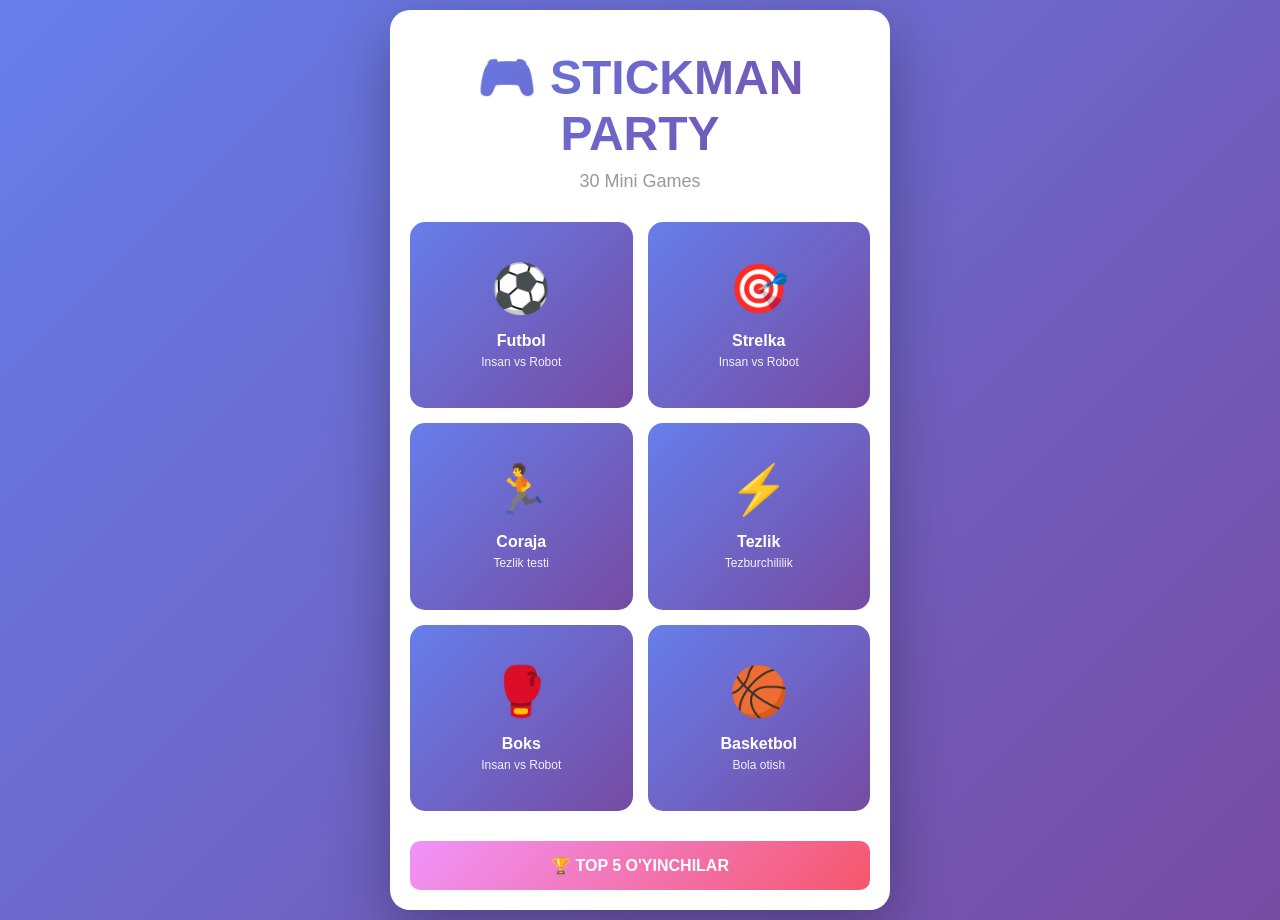
<file: index.html>
<!DOCTYPE html>
<html lang="uz">
<head>
    <meta charset="UTF-8">
    <meta name="viewport" content="width=device-width, initial-scale=1.0">
    <title>Stickman Party - 30 Mini Games</title>
    <link rel="stylesheet" href="styles.css">
</head>
<body>
    <!-- MENU EKRANI -->
    <div id="menuScreen" class="screen active">
        <div class="menu-container">
            <h1 class="game-title">🎮 STICKMAN PARTY</h1>
            <p class="subtitle">30 Mini Games</p>
            
            <div class="games-grid">
                <div class="game-card" onclick="startGame('football')">
                    <div class="game-icon">⚽</div>
                    <h3>Futbol</h3>
                    <p>Insan vs Robot</p>
                </div>

                <div class="game-card" onclick="startGame('archery')">
                    <div class="game-icon">🎯</div>
                    <h3>Strelka</h3>
                    <p>Insan vs Robot</p>
                </div>

                <div class="game-card" onclick="startGame('racing')">
                    <div class="game-icon">🏃</div>
                    <h3>Coraja</h3>
                    <p>Tezlik testi</p>
                </div>

                <div class="game-card" onclick="startGame('speed')">
                    <div class="game-icon">⚡</div>
                    <h3>Tezlik</h3>
                    <p>Tezburchililik</p>
                </div>

                <div class="game-card" onclick="startGame('boxing')">
                    <div class="game-icon">🥊</div>
                    <h3>Boks</h3>
                    <p>Insan vs Robot</p>
                </div>

                <div class="game-card" onclick="startGame('basketball')">
                    <div class="game-icon">🏀</div>
                    <h3>Basketbol</h3>
                    <p>Bola otish</p>
                </div>
            </div>

            <button class="btn-ranking" onclick="showRanking()">🏆 TOP 5 O'YINCHILAR</button>
        </div>
    </div>

    <!-- FUTBOL O'YINI -->
    <div id="footballScreen" class="screen">
        <div class="game-header">
            <button class="btn-back" onclick="backToMenu()">← Orqaga</button>
            <h2>⚽ FUTBOL</h2>
            <button class="btn-pause" onclick="pauseGame()">⏸</button>
        </div>

        <div class="football-game">
            <div class="score-board">
                <div class="player-score">
                    <p class="player-name">SIZNING</p>
                    <p class="score" id="playerScore">0</p>
                </div>
                <div class="vs">VS</div>
                <div class="robot-score">
                    <p class="robot-name">ROBOT</p>
                    <p class="score" id="robotScore">0</p>
                </div>
            </div>

            <canvas id="footballCanvas" width="400" height="500"></canvas>

            <div class="football-controls">
                <button class="control-btn" id="leftBtn" onmousedown="moveLeft(true)" onmouseup="moveLeft(false)" ontouchstart="moveLeft(true)" ontouchend="moveLeft(false)">
                    ◀ CHAP
                </button>
                <button class="control-btn" id="shootBtn" ontouchstart="shoot()" onmousedown="shoot()">
                    🎯 OTISH
                </button>
                <button class="control-btn" id="rightBtn" onmousedown="moveRight(true)" onmouseup="moveRight(false)" ontouchstart="moveRight(true)" ontouchend="moveRight(false)">
                    O'NG ▶
                </button>
            </div>
        </div>
    </div>

    <!-- STRELKA O'YINI -->
    <div id="archeryScreen" class="screen">
        <div class="game-header">
            <button class="btn-back" onclick="backToMenu()">← Orqaga</button>
            <h2>🎯 STRELKA</h2>
            <button class="btn-pause" onclick="pauseGame()">⏸</button>
        </div>

        <div class="archery-game">
            <div class="score-board">
                <div class="player-score">
                    <p class="player-name">SIZNING</p>
                    <p class="score" id="archeryPlayerScore">0</p>
                </div>
                <div class="vs">VS</div>
                <div class="robot-score">
                    <p class="robot-name">ROBOT</p>
                    <p class="score" id="archeryRobotScore">0</p>
                </div>
            </div>

            <canvas id="archeryCanvas" width="400" height="500"></canvas>

            <div class="archery-controls">
                <input type="range" id="powerSlider" min="0" max="100" value="50" class="slider">
                <p class="slider-label">Kuch: <span id="powerValue">50</span>%</p>
                <button class="control-btn btn-large" onclick="shootArrow()">🎯 OTISH</button>
            </div>
        </div>
    </div>

    <!-- RANKING EKRANI -->
    <div id="rankingScreen" class="screen">
        <div class="ranking-container">
            <button class="btn-back" onclick="backToMenu()">← Orqaga</button>
            <h1>🏆 TOP 5 O'YINCHILAR</h1>
            
            <div id="rankingList" class="ranking-list">
            </div>

            <button class="btn-clear" onclick="clearRanking()">🗑 Ma'lumotni Tozalash</button>
        </div>
    </div>

    <!-- GAME OVER DIALOG -->
    <div id="gameOverDialog" class="dialog">
        <div class="dialog-content">
            <h2 id="gameOverTitle">O'YIN TUGADI!</h2>
            <p id="gameOverMessage"></p>
            <button class="btn-confirm" onclick="closeGameOverDialog()">Davom Etish</button>
        </div>
    </div>

    <script src="main.js"></script>
    <script src="ai.js"></script>
    <script src="football.js"></script>
    <script src="archery.js"></script>
    <script src="ranking.js"></script>
</body>
</html>
</file>
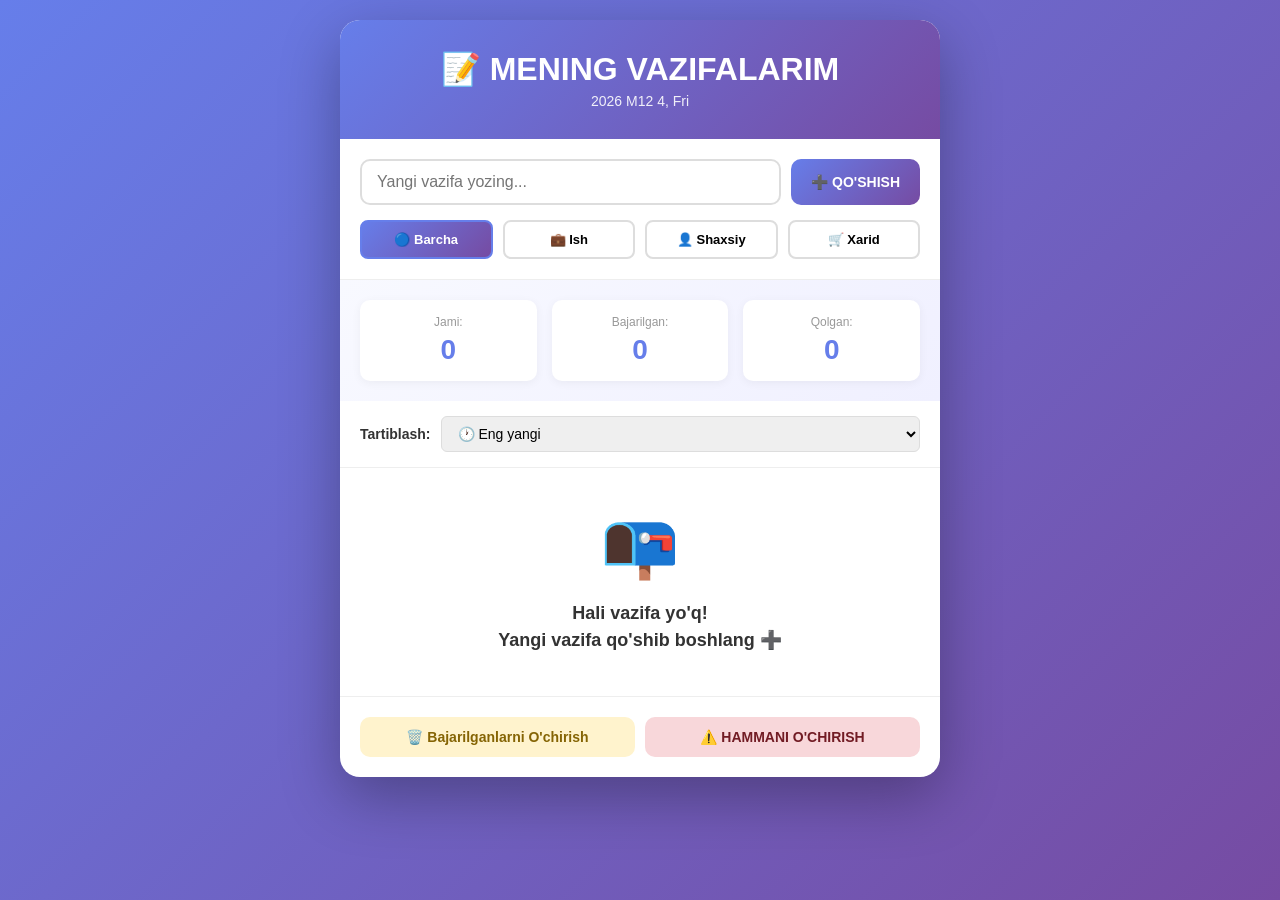
<file: todo.html>
<!DOCTYPE html>
<html lang="uz">
<head>
    <meta charset="UTF-8">
    <meta name="viewport" content="width=device-width, initial-scale=1.0">
    <title>📝 To-Do List - Vazifalar Ro'yxati</title>
    <link rel="stylesheet" href="todo-styles.css">
</head>
<body>
    <div class="container">
        <div class="todo-app">
            <!-- HEADER -->
            <div class="header">
                <h1>📝 MENING VAZIFALARIM</h1>
                <p class="date" id="currentDate"></p>
            </div>

            <!-- INPUT SECTION -->
            <div class="input-section">
                <div class="input-wrapper">
                    <input 
                        type="text" 
                        id="todoInput" 
                        class="todo-input" 
                        placeholder="Yangi vazifa yozing..."
                        autocomplete="off"
                    >
                    <button class="btn-add" onclick="addTodo()">
                        ➕ QO'SHISH
                    </button>
                </div>
                <div class="category-filter">
                    <button class="filter-btn active" onclick="filterCategory('all')">🔵 Barcha</button>
                    <button class="filter-btn" onclick="filterCategory('work')">💼 Ish</button>
                    <button class="filter-btn" onclick="filterCategory('personal')">👤 Shaxsiy</button>
                    <button class="filter-btn" onclick="filterCategory('shopping')">🛒 Xarid</button>
                </div>
            </div>

            <!-- STATS -->
            <div class="stats">
                <div class="stat-box">
                    <span class="stat-label">Jami:</span>
                    <span class="stat-value" id="totalCount">0</span>
                </div>
                <div class="stat-box">
                    <span class="stat-label">Bajarilgan:</span>
                    <span class="stat-value" id="completedCount">0</span>
                </div>
                <div class="stat-box">
                    <span class="stat-label">Qolgan:</span>
                    <span class="stat-value" id="pendingCount">0</span>
                </div>
            </div>

            <!-- SORT OPTIONS -->
            <div class="sort-section">
                <label for="sortSelect">Tartiblash:</label>
                <select id="sortSelect" class="sort-select" onchange="sortTodos()">
                    <option value="newest">🕐 Eng yangi</option>
                    <option value="oldest">📅 Eng eski</option>
                    <option value="completed">✅ Bajarilgan birinchi</option>
                    <option value="pending">⏳ Bajarilmagan birinchi</option>
                </select>
            </div>

            <!-- TODO LIST -->
            <div class="todo-list" id="todoList">
                <!-- Vazifalar shu yerda ko'rsatiladi -->
            </div>

            <!-- EMPTY STATE -->
            <div class="empty-state" id="emptyState">
                <div class="empty-icon">📭</div>
                <p>Hali vazifa yo'q!</p>
                <p class="empty-subtext">Yangi vazifa qo'shib boshlang ➕</p>
            </div>

            <!-- ACTION BUTTONS -->
            <div class="action-buttons">
                <button class="btn-action btn-clear" onclick="clearCompleted()">
                    🗑️ Bajarilganlarni O'chirish
                </button>
                <button class="btn-action btn-delete-all" onclick="deleteAll()">
                    ⚠️ HAMMANI O'CHIRISH
                </button>
            </div>
        </div>
    </div>

    <script src="todo.js"></script>
</body>
</html>
</file>
<file: styles.css>
* {
    margin: 0;
    padding: 0;
    box-sizing: border-box;
}

:root {
    --primary: #FF6B6B;
    --secondary: #4ECDC4;
    --dark: #2D3436;
    --light: #F0F0F0;
}

body {
    font-family: 'Arial', sans-serif;
    background: linear-gradient(135deg, #667eea 0%, #764ba2 100%);
    min-height: 100vh;
    display: flex;
    justify-content: center;
    align-items: center;
    padding: 10px;
}

.screen {
    display: none;
    width: 100%;
    max-width: 500px;
    height: 100vh;
    background: white;
    border-radius: 20px;
    box-shadow: 0 20px 60px rgba(0,0,0,0.3);
    overflow: hidden;
    animation: slideIn 0.3s ease;
}

.screen.active {
    display: flex;
    flex-direction: column;
}

@keyframes slideIn {
    from { opacity: 0; transform: translateY(20px); }
    to { opacity: 1; transform: translateY(0); }
}

.menu-container {
    flex: 1;
    padding: 20px;
    overflow-y: auto;
    display: flex;
    flex-direction: column;
}

.game-title {
    font-size: 48px;
    font-weight: bold;
    text-align: center;
    margin: 20px 0 10px;
    background: linear-gradient(135deg, #667eea 0%, #764ba2 100%);
    -webkit-background-clip: text;
    -webkit-text-fill-color: transparent;
    background-clip: text;
}

.subtitle {
    text-align: center;
    font-size: 18px;
    color: #999;
    margin-bottom: 30px;
}

.games-grid {
    display: grid;
    grid-template-columns: 1fr 1fr;
    gap: 15px;
    margin-bottom: 30px;
    flex: 1;
}

.game-card {
    background: linear-gradient(135deg, #667eea 0%, #764ba2 100%);
    border-radius: 15px;
    padding: 20px;
    text-align: center;
    cursor: pointer;
    transition: transform 0.2s;
    color: white;
    min-height: 140px;
    display: flex;
    flex-direction: column;
    justify-content: center;
}

.game-card:active {
    transform: scale(0.95);
}

.game-icon {
    font-size: 48px;
    margin-bottom: 10px;
}

.game-card h3 {
    font-size: 16px;
    margin: 5px 0;
}

.game-card p {
    font-size: 12px;
    opacity: 0.9;
}

.btn-ranking {
    background: linear-gradient(135deg, #f093fb 0%, #f5576c 100%);
    color: white;
    border: none;
    padding: 15px 30px;
    font-size: 16px;
    font-weight: bold;
    border-radius: 10px;
    cursor: pointer;
    width: 100%;
}

.game-header {
    display: flex;
    justify-content: space-between;
    align-items: center;
    padding: 15px;
    background: linear-gradient(135deg, #667eea 0%, #764ba2 100%);
    color: white;
    font-size: 24px;
    font-weight: bold;
}

.btn-back, .btn-pause {
    background: rgba(255,255,255,0.2);
    color: white;
    border: none;
    padding: 10px 15px;
    border-radius: 8px;
    font-size: 16px;
    cursor: pointer;
}

.football-game, .archery-game {
    flex: 1;
    display: flex;
    flex-direction: column;
    padding: 10px;
    overflow: hidden;
}

.score-board {
    display: flex;
    justify-content: space-around;
    align-items: center;
    margin: 10px 0;
    background: linear-gradient(135deg, #667eea 0%, #764ba2 100%);
    padding: 15px;
    border-radius: 10px;
    color: white;
}

.player-score, .robot-score {
    text-align: center;
}

.score {
    font-size: 36px;
    font-weight: bold;
}

canvas {
    flex: 1;
    border: 2px solid #ddd;
    border-radius: 10px;
    background: #87CEEB;
    margin: 10px 0;
}

.football-controls, .archery-controls {
    display: flex;
    gap: 10px;
    justify-content: center;
    align-items: center;
    padding: 15px;
    flex-wrap: wrap;
}

.control-btn {
    background: linear-gradient(135deg, #667eea 0%, #764ba2 100%);
    color: white;
    border: none;
    padding: 12px 20px;
    border-radius: 10px;
    font-size: 14px;
    font-weight: bold;
    cursor: pointer;
}

.control-btn:active {
    transform: scale(0.95);
}

.btn-large {
    padding: 15px 40px;
    font-size: 18px;
    flex: 1;
}

.slider {
    width: 100%;
    height: 8px;
    border-radius: 5px;
    background: #ddd;
    outline: none;
}

.slider-label {
    text-align: center;
    font-weight: bold;
}

.ranking-container {
    padding: 20px;
    display: flex;
    flex-direction: column;
    gap: 15px;
    overflow-y: auto;
    flex: 1;
}

.ranking-list {
    display: flex;
    flex-direction: column;
    gap: 10px;
}

.ranking-item {
    display: flex;
    align-items: center;
    background: linear-gradient(135deg, #667eea 0%, #764ba2 100%);
    padding: 15px;
    border-radius: 10px;
    color: white;
}

.ranking-position {
    font-size: 28px;
    font-weight: bold;
    width: 50px;
    text-align: center;
}

.ranking-info {
    flex: 1;
    margin-left: 15px;
}

.btn-clear {
    background: #FF6B6B;
    color: white;
    border: none;
    padding: 12px 20px;
    border-radius: 10px;
    width: 100%;
    cursor: pointer;
}

.dialog {
    display: none;
    position: fixed;
    top: 0;
    left: 0;
    right: 0;
    bottom: 0;
    background: rgba(0,0,0,0.7);
    justify-content: center;
    align-items: center;
    z-index: 1000;
}

.dialog.active {
    display: flex;
}

.dialog-content {
    background: white;
    padding: 30px;
    border-radius: 15px;
    text-align: center;
    max-width: 350px;
}

.btn-confirm {
    background: linear-gradient(135deg, #667eea 0%, #764ba2 100%);
    color: white;
    border: none;
    padding: 12px 30px;
    border-radius: 8px;
    font-size: 16px;
    font-weight: bold;
    cursor: pointer;
    width: 100%;
    margin-top: 20px;
}
</file>
<file: todo-styles.css>
* {
    margin: 0;
    padding: 0;
    box-sizing: border-box;
}

:root {
    --primary: #667eea;
    --secondary: #764ba2;
    --success: #1dd1a1;
    --danger: #FF6B6B;
    --warning: #FDCB6E;
    --dark: #2D3436;
    --light: #F0F0F0;
    --text: #333;
}

body {
    font-family: 'Segoe UI', Tahoma, Geneva, Verdana, sans-serif;
    background: linear-gradient(135deg, var(--primary) 0%, var(--secondary) 100%);
    min-height: 100vh;
    padding: 20px 10px;
}

.container {
    max-width: 600px;
    margin: 0 auto;
}

.todo-app {
    background: white;
    border-radius: 20px;
    box-shadow: 0 20px 60px rgba(0, 0, 0, 0.3);
    overflow: hidden;
    animation: slideIn 0.3s ease;
}

@keyframes slideIn {
    from {
        opacity: 0;
        transform: translateY(20px);
    }
    to {
        opacity: 1;
        transform: translateY(0);
    }
}

/* HEADER */
.header {
    background: linear-gradient(135deg, var(--primary) 0%, var(--secondary) 100%);
    color: white;
    padding: 30px 20px;
    text-align: center;
}

.header h1 {
    font-size: 32px;
    margin-bottom: 5px;
    font-weight: bold;
}

.date {
    font-size: 14px;
    opacity: 0.9;
}

/* INPUT SECTION */
.input-section {
    padding: 20px;
    border-bottom: 1px solid #eee;
}

.input-wrapper {
    display: flex;
    gap: 10px;
    margin-bottom: 15px;
}

.todo-input {
    flex: 1;
    padding: 12px 15px;
    border: 2px solid #ddd;
    border-radius: 10px;
    font-size: 16px;
    transition: border-color 0.3s;
}

.todo-input:focus {
    outline: none;
    border-color: var(--primary);
}

.btn-add {
    background: linear-gradient(135deg, var(--primary) 0%, var(--secondary) 100%);
    color: white;
    border: none;
    padding: 12px 20px;
    border-radius: 10px;
    font-size: 14px;
    font-weight: bold;
    cursor: pointer;
    transition: transform 0.2s;
}

.btn-add:active {
    transform: scale(0.95);
}

/* CATEGORY FILTER */
.category-filter {
    display: flex;
    gap: 10px;
    flex-wrap: wrap;
}

.filter-btn {
    flex: 1;
    min-width: 80px;
    padding: 10px 15px;
    border: 2px solid #ddd;
    background: white;
    border-radius: 8px;
    font-size: 13px;
    font-weight: bold;
    cursor: pointer;
    transition: all 0.3s;
}

.filter-btn.active {
    background: linear-gradient(135deg, var(--primary) 0%, var(--secondary) 100%);
    color: white;
    border-color: var(--primary);
}

/* STATS */
.stats {
    display: grid;
    grid-template-columns: repeat(3, 1fr);
    gap: 15px;
    padding: 20px;
    background: linear-gradient(135deg, #f8f9ff 0%, #f0f0ff 100%);
}

.stat-box {
    background: white;
    padding: 15px;
    border-radius: 10px;
    text-align: center;
    box-shadow: 0 2px 10px rgba(0, 0, 0, 0.05);
}

.stat-label {
    display: block;
    font-size: 12px;
    color: #999;
    margin-bottom: 5px;
}

.stat-value {
    display: block;
    font-size: 28px;
    font-weight: bold;
    color: var(--primary);
}

/* SORT SECTION */
.sort-section {
    padding: 15px 20px;
    display: flex;
    align-items: center;
    gap: 10px;
    border-bottom: 1px solid #eee;
}

.sort-section label {
    font-size: 14px;
    font-weight: bold;
    color: var(--text);
}

.sort-select {
    flex: 1;
    padding: 8px 12px;
    border: 1px solid #ddd;
    border-radius: 6px;
    font-size: 14px;
    cursor: pointer;
}

/* TODO LIST */
.todo-list {
    padding: 20px;
    min-height: 200px;
}

.todo-item {
    display: flex;
    align-items: center;
    gap: 15px;
    padding: 15px;
    background: #f8f9fa;
    border-radius: 10px;
    margin-bottom: 10px;
    transition: all 0.3s;
    border-left: 4px solid var(--primary);
}

.todo-item:hover {
    background: #f0f1f3;
    transform: translateX(5px);
}

.todo-item.completed {
    opacity: 0.6;
    background: #f0fdf4;
    border-left-color: var(--success);
}

.todo-item.completed .todo-text {
    text-decoration: line-through;
    color: #999;
}

.todo-checkbox {
    width: 24px;
    height: 24px;
    cursor: pointer;
    accent-color: var(--primary);
}

.todo-content {
    flex: 1;
    display: flex;
    flex-direction: column;
    gap: 5px;
}

.todo-text {
    font-size: 16px;
    color: var(--text);
    word-break: break-word;
}

.todo-category {
    display: inline-block;
    font-size: 12px;
    background: var(--light);
    padding: 4px 8px;
    border-radius: 4px;
    width: fit-content;
}

.todo-category.work {
    background: #ffe0e6;
    color: #d63031;
}

.todo-category.personal {
    background: #e3f2fd;
    color: #1976d2;
}

.todo-category.shopping {
    background: #fff3e0;
    color: #f57c00;
}

.todo-date {
    font-size: 12px;
    color: #999;
}

.todo-actions {
    display: flex;
    gap: 10px;
}

.btn-edit, .btn-delete {
    width: 36px;
    height: 36px;
    border: none;
    border-radius: 6px;
    cursor: pointer;
    font-size: 18px;
    transition: all 0.2s;
}

.btn-edit {
    background: #e3f2fd;
    color: #1976d2;
}

.btn-edit:active {
    background: #bbdefb;
}

.btn-delete {
    background: #ffebee;
    color: var(--danger);
}

.btn-delete:active {
    background: #ffcdd2;
}

/* EMPTY STATE */
.empty-state {
    text-align: center;
    padding: 40px 20px;
    display: none;
}

.empty-state.active {
    display: block;
}

.empty-icon {
    font-size: 64px;
    margin-bottom: 20px;
}

.empty-state p {
    font-size: 18px;
    color: var(--text);
    font-weight: bold;
    margin-bottom: 5px;
}

.empty-subtext {
    font-size: 14px;
    color: #999;
    font-weight: normal;
}

/* ACTION BUTTONS */
.action-buttons {
    padding: 20px;
    border-top: 1px solid #eee;
    display: flex;
    gap: 10px;
}

.btn-action {
    flex: 1;
    padding: 12px 15px;
    border: none;
    border-radius: 10px;
    font-size: 14px;
    font-weight: bold;
    cursor: pointer;
    transition: all 0.2s;
}

.btn-clear {
    background: #fff3cd;
    color: #856404;
}

.btn-clear:active {
    transform: scale(0.95);
}

.btn-delete-all {
    background: #f8d7da;
    color: #721c24;
}

.btn-delete-all:active {
    transform: scale(0.95);
}

/* EDIT MODAL */
.modal {
    display: none;
    position: fixed;
    top: 0;
    left: 0;
    right: 0;
    bottom: 0;
    background: rgba(0, 0, 0, 0.5);
    justify-content: center;
    align-items: center;
    z-index: 1000;
}

.modal.active {
    display: flex;
}

.modal-content {
    background: white;
    padding: 30px;
    border-radius: 15px;
    max-width: 400px;
    width: 90%;
    box-shadow: 0 20px 60px rgba(0, 0, 0, 0.3);
    animation: popIn 0.3s ease;
}

@keyframes popIn {
    from {
        opacity: 0;
        transform: scale(0.8);
    }
    to {
        opacity: 1;
        transform: scale(1);
    }
}

.modal-content h2 {
    margin-bottom: 20px;
    color: var(--text);
}

.modal-content input,
.modal-content select {
    width: 100%;
    padding: 12px;
    border: 2px solid #ddd;
    border-radius: 8px;
    font-size: 16px;
    margin-bottom: 15px;
}

.modal-content input:focus,
.modal-content select:focus {
    outline: none;
    border-color: var(--primary);
}

.modal-buttons {
    display: flex;
    gap: 10px;
}

.modal-buttons button {
    flex: 1;
    padding: 12px;
    border: none;
    border-radius: 8px;
    font-size: 14px;
    font-weight: bold;
    cursor: pointer;
    transition: all 0.2s;
}

.btn-save {
    background: linear-gradient(135deg, var(--primary) 0%, var(--secondary) 100%);
    color: white;
}

.btn-cancel {
    background: #ddd;
    color: var(--text);
}

/* RESPONSIVE */
@media (max-width: 500px) {
    .header h1 {
        font-size: 24px;
    }

    .stats {
        grid-template-columns: repeat(2, 1fr);
    }

    .input-wrapper {
        flex-direction: column;
    }

    .action-buttons {
        flex-direction: column;
    }
}
</file>
